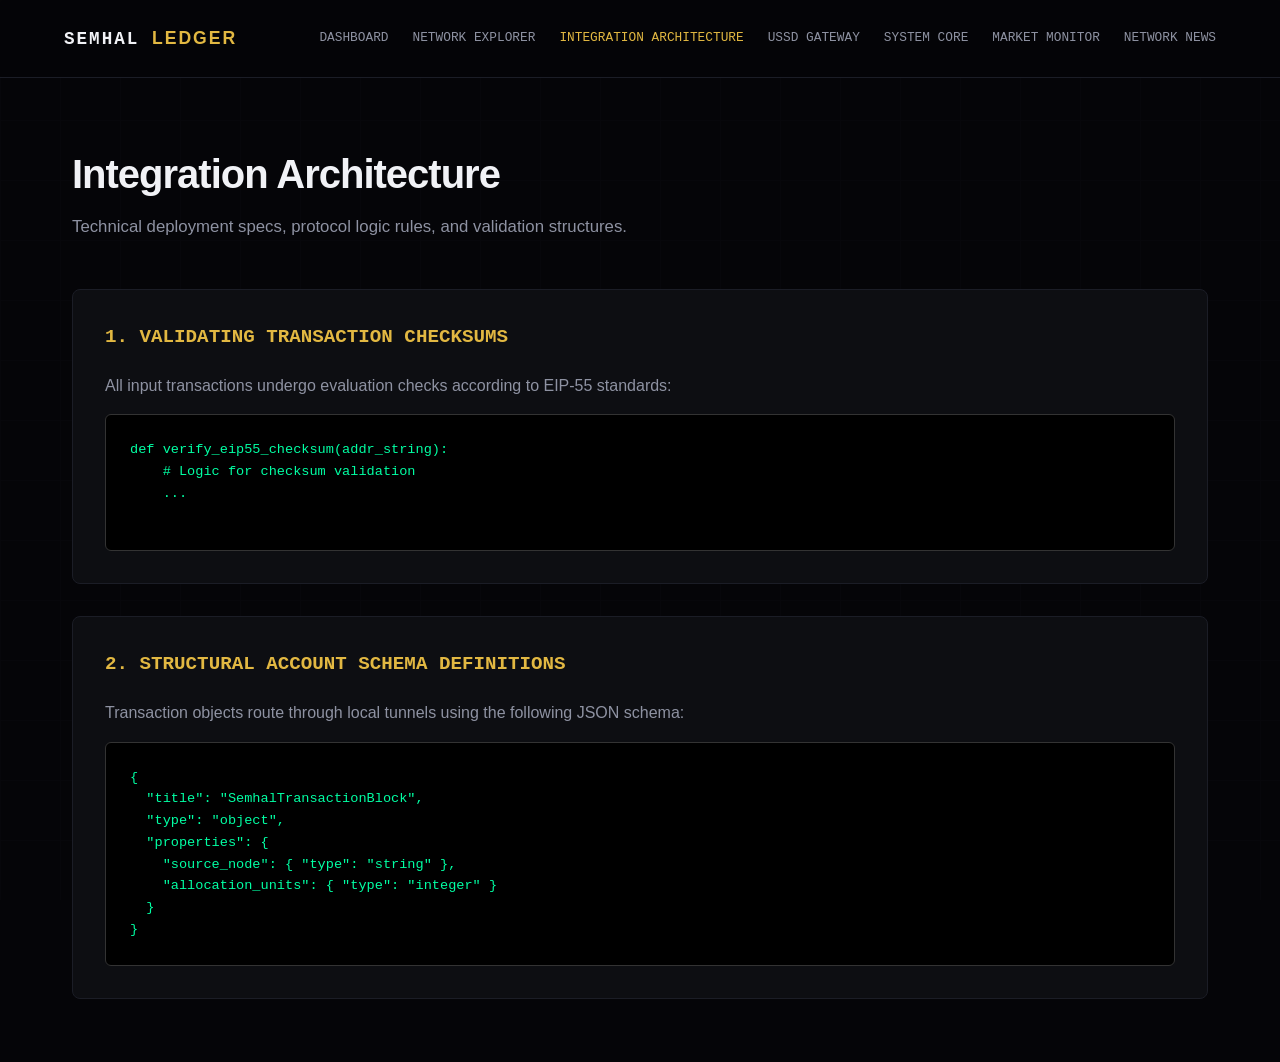
<file: templates/docs.html>
<!DOCTYPE html>
<html lang="en">
<head>
    <meta charset="UTF-8">
    <title>INTEGRATION ARCHITECTURE // Semhal Network</title>
    <link rel="stylesheet" href="/static/style.css">
    <style>
        .box-panel { background: var(--surface-card); border: 1px solid var(--border-glow); padding: 2rem; border-radius: 8px; margin-bottom: 2rem; }
        pre { background: #000; padding: 1.5rem; border-radius: 6px; color: #00ffa3; overflow-x: auto; font-family: 'Courier New', Courier, monospace; border: 1px solid #333; }
    </style>
</head>
<body>
    <header>
        <div class="logo">SEMHAL <span>LEDGER</span></div>
        <nav>
            <a href="/">Dashboard</a>
            <a href="/explorer">Network Explorer</a>
            <a href="/docs" class="active">Integration Architecture</a>
            <a href="/ussd">USSD Gateway</a>
            <a href="/core">System Core</a>
            <a href="/markets">Market Monitor</a>
            <a href="/news">Network News</a>
        </nav>
    </header>

    <div class="container">
        <h1>Integration Architecture</h1>
        <div class="subtitle">Technical deployment specs, protocol logic rules, and validation structures.</div>

        <div class="box-panel">
            <h2>1. Validating Transaction Checksums</h2>
            <p style="margin-bottom: 1rem; color: var(--text-secondary)">All input transactions undergo evaluation checks according to EIP-55 standards:</p>
            <pre>
def verify_eip55_checksum(addr_string):
    # Logic for checksum validation
    ...
            </pre>
        </div>

        <div class="box-panel">
            <h2>2. Structural Account Schema Definitions</h2>
            <p style="margin-bottom: 1rem; color: var(--text-secondary)">Transaction objects route through local tunnels using the following JSON schema:</p>
            <pre>
{
  "title": "SemhalTransactionBlock",
  "type": "object",
  "properties": {
    "source_node": { "type": "string" },
    "allocation_units": { "type": "integer" }
  }
}</pre>
        </div>
    </div>
</body>
</html>
</file>
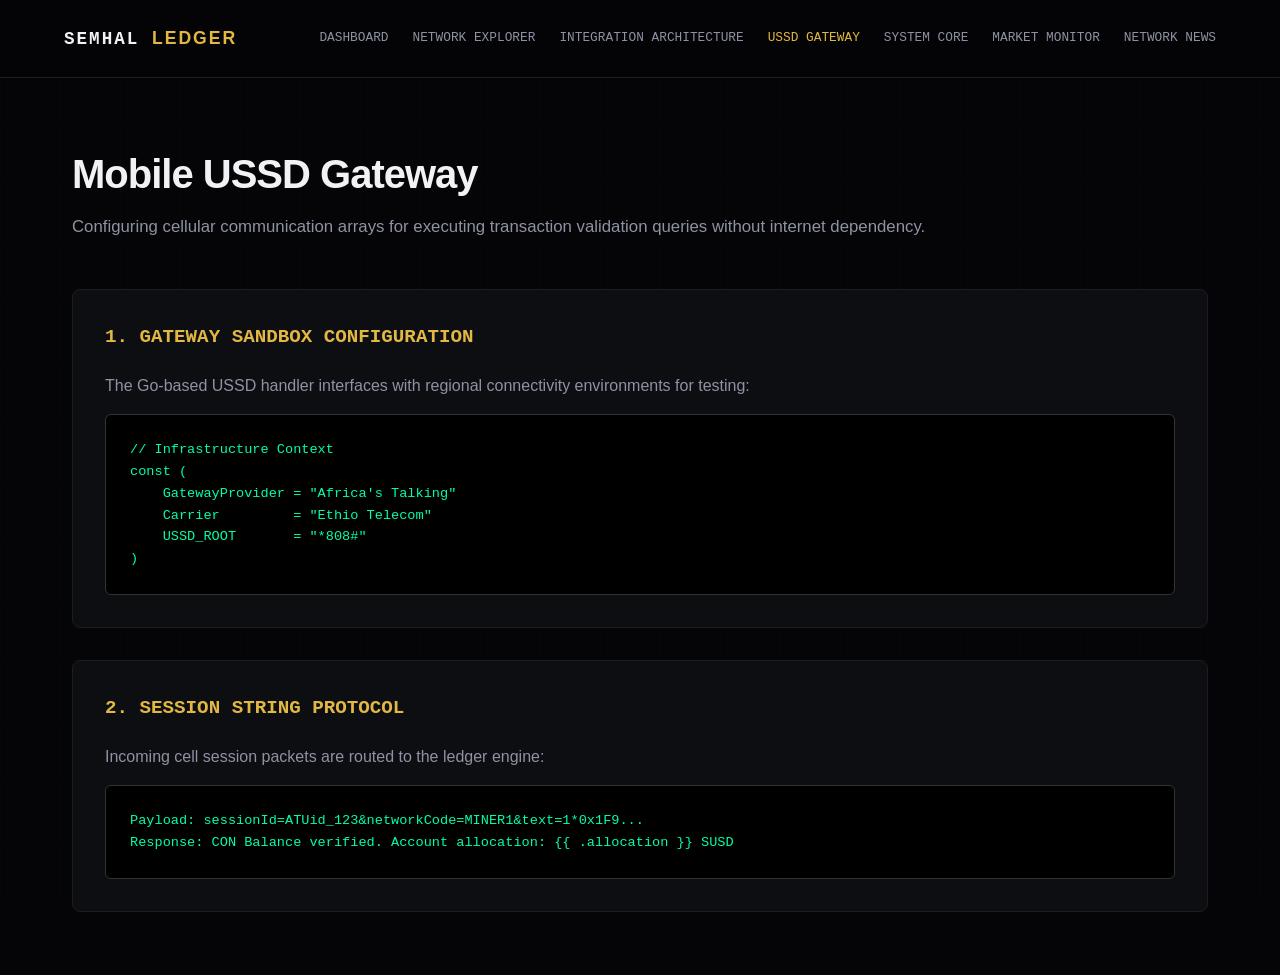
<file: templates/ussd.html>
<!DOCTYPE html>
<html lang="en">
<head>
    <meta charset="UTF-8">
    <title>USSD GATEWAY // Semhal Network</title>
    <link rel="stylesheet" href="/static/style.css">
    <style>
        .box-panel { background: var(--surface-card); border: 1px solid var(--border-glow); padding: 2rem; border-radius: 8px; margin-bottom: 2rem; }
        pre { background: #000; padding: 1.5rem; border-radius: 6px; color: #00ffa3; overflow-x: auto; font-family: 'Courier New', Courier, monospace; border: 1px solid #333; }
    </style>
</head>
<body>
    <header>
        <div class="logo">SEMHAL <span>LEDGER</span></div>
        <nav>
            <a href="/">Dashboard</a>
            <a href="/explorer">Network Explorer</a>
            <a href="/docs">Integration Architecture</a>
            <a href="/ussd" class="active">USSD Gateway</a>
            <a href="/core">System Core</a>
            <a href="/markets">Market Monitor</a>
            <a href="/news">Network News</a>
        </nav>
    </header>

    <div class="container">
        <h1>Mobile USSD Gateway</h1>
        <div class="subtitle">Configuring cellular communication arrays for executing transaction validation queries without internet dependency.</div>
        
        <div class="box-panel">
            <h2>1. Gateway Sandbox Configuration</h2>
            <p style="margin-bottom: 1rem; color: var(--text-secondary)">The Go-based USSD handler interfaces with regional connectivity environments for testing:</p>
            <pre>
// Infrastructure Context
const (
    GatewayProvider = "Africa's Talking"
    Carrier         = "Ethio Telecom"
    USSD_ROOT       = "*808#"
)</pre>
        </div>

        <div class="box-panel">
            <h2>2. Session String Protocol</h2>
            <p style="margin-bottom: 1rem; color: var(--text-secondary)">Incoming cell session packets are routed to the ledger engine:</p>
            <pre>
Payload: sessionId=ATUid_123&networkCode=MINER1&text=1*0x1F9...
Response: CON Balance verified. Account allocation: {{ .allocation }} SUSD</pre>
        </div>
    </div>
</body>
</html>
</file>
<file: static/style.css>
:root {
    --bg-deep: #050508;
    --surface-card: #0d0e12;
    --border-glow: #1b1d26;
    --accent-gold: #e2b842;
    --accent-cyan: #00f2ff;
    --text-primary: #f1f2f6;
    --text-secondary: #8e92a2;
    --font-mono: 'Geist Mono', 'Fira Code', monospace;
}

* { margin: 0; padding: 0; box-sizing: border-box; font-family: -apple-system, sans-serif; }
body { background-color: var(--bg-deep); color: var(--text-primary); overflow-x: hidden; line-height: 1.6; }

body::before { 
    content: ""; position: fixed; top: 0; left: 0; width: 100%; height: 100%; 
    background-image: linear-gradient(var(--border-glow) 1px, transparent 1px), linear-gradient(90deg, var(--border-glow) 1px, transparent 1px); 
    background-size: 60px 60px; opacity: 0.12; z-index: -1; pointer-events: none; 
}

header { display: flex; justify-content: space-between; align-items: center; padding: 1.5rem 4rem; border-bottom: 1px solid var(--border-glow); background: rgba(5, 5, 8, 0.85); backdrop-filter: blur(12px); position: sticky; top: 0; z-index: 1000; }
.logo { font-weight: 800; letter-spacing: 2px; font-size: 1.1rem; font-family: var(--font-mono); }
.logo span { color: var(--accent-gold); }

nav { display: flex; gap: 1.5rem; }
nav a { color: var(--text-secondary); text-decoration: none; font-size: 0.8rem; font-weight: 500; font-family: var(--font-mono); text-transform: uppercase; }
nav a:hover, nav a.active { color: var(--accent-gold); }

.runtime-badge { font-family: var(--font-mono); background: rgba(0, 242, 255, 0.03); color: var(--accent-cyan); padding: 0.35rem 0.85rem; border: 1px solid rgba(0, 242, 255, 0.15); border-radius: 4px; font-size: 0.75rem; letter-spacing: 1px; }
.container { max-width: 1200px; margin: 4rem auto; padding: 0 2rem; }
.hero-container { max-width: 1200px; margin: 0 auto; padding: 5rem 2rem 3rem 2rem; text-align: center; }
.anchor-pill { display: inline-block; font-family: var(--font-mono); font-size: 0.72rem; color: var(--accent-gold); border: 1px solid rgba(226, 184, 66, 0.2); background: rgba(226, 184, 66, 0.03); padding: 0.4rem 1.2rem; border-radius: 100px; margin-bottom: 2rem; letter-spacing: 2px; text-transform: uppercase; }

h1 { font-size: 2.5rem; font-weight: 900; letter-spacing: -1px; margin-bottom: 0.5rem; }
.subtitle { color: var(--text-secondary); margin-bottom: 3rem; font-size: 1.05rem; }
.box-panel { background: var(--surface-card); border: 1px solid var(--border-glow); padding: 2.25rem; border-radius: 12px; margin-bottom: 2rem; }
.box-panel h2 { font-size: 1.2rem; color: var(--accent-gold); margin-bottom: 1.25rem; font-family: var(--font-mono); text-transform: uppercase; }

pre { background: #020203; border: 1px solid #14161d; padding: 1.25rem; border-radius: 8px; font-family: var(--font-mono); color: #a4a8b6; overflow-x: auto; font-size: 0.85rem; }
footer { max-width: 1200px; margin: 4rem auto 0 auto; padding: 2rem; border-top: 1px solid var(--border-glow); display: flex; justify-content: space-between; align-items: center; font-family: var(--font-mono); font-size: 0.72rem; color: var(--text-secondary); }

/* Auth Interface Extensions */
.auth-nav-block { display: flex; align-items: center; gap: 1rem; }
.logout-btn { background: transparent; border: 1px solid #ff4a4a; color: #ff4a4a; padding: 0.35rem 0.75rem; border-radius: 4px; font-family: var(--font-mono); font-size: 0.75rem; cursor: pointer; text-decoration: none; text-transform: uppercase; }
.logout-btn:hover { background: #ff4a4a; color: #000; }
.submit-input { width: 100%; background: #020203; border: 1px solid var(--border-glow); padding: 0.85rem; border-radius: 6px; color: #fff; font-family: var(--font-mono); font-size: 0.9rem; margin-bottom: 1rem; }
.submit-input:focus { border-color: var(--accent-gold); outline: none; }
.portal-card-metric { font-size: 2.5rem; font-family: var(--font-mono); color: var(--accent-cyan); margin: 1rem 0; font-weight: bold; }
.badge-role { display: inline-block; padding: 0.2rem 0.6rem; border-radius: 3px; font-size: 0.7rem; font-weight: bold; text-transform: uppercase; font-family: var(--font-mono); vertical-align: middle; margin-left: 0.5rem; }
.badge-user { background: rgba(0, 242, 255, 0.1); color: var(--accent-cyan); border: 1px solid rgba(0, 242, 255, 0.2); }
.badge-miner { background: rgba(226, 184, 66, 0.1); color: var(--accent-gold); border: 1px solid rgba(226, 184, 66, 0.2); }
.badge-admin { background: rgba(255, 74, 74, 0.1); color: #ff4a4a; border: 1px solid rgba(255, 74, 74, 0.2); }
</file>
